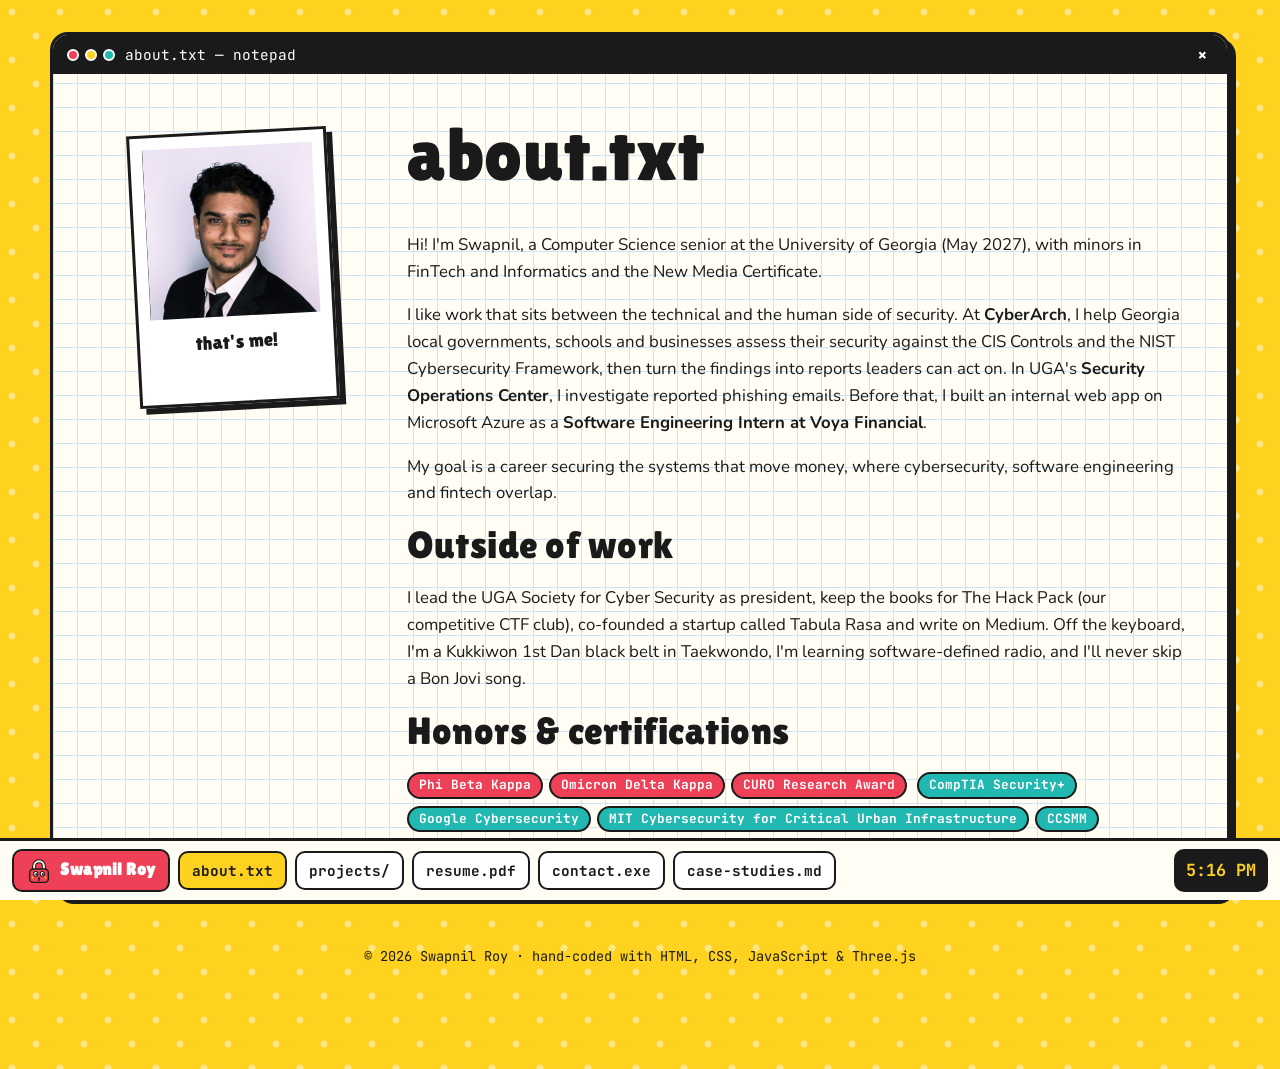
<file: about/index.html>
<!DOCTYPE html>
<html lang="en">
<head>
  <meta charset="utf-8">
  <meta name="viewport" content="width=device-width, initial-scale=1">
  <title>About | Swapnil Roy</title>
  <meta name="description" content="About Swapnil Roy: UGA Computer Science senior, cybersecurity risk analyst intern and president of the UGA Society for Cyber Security.">
  <meta property="og:title" content="About | Swapnil Roy">
  <meta property="og:description" content="About Swapnil Roy: UGA Computer Science senior, cybersecurity risk analyst intern and president of the UGA Society for Cyber Security.">
  <meta property="og:image" content="/assets/img/swapnil-roy.jpg">
  <link rel="icon" href="/assets/img/logo.svg" type="image/svg+xml">
  <link rel="preconnect" href="https://fonts.googleapis.com">
  <link rel="preconnect" href="https://fonts.gstatic.com" crossorigin>
  <link href="https://fonts.googleapis.com/css2?family=JetBrains+Mono:wght@400;700&family=Lilita+One&family=Nunito:wght@400;700;800&display=swap" rel="stylesheet">
  <link rel="stylesheet" href="https://cdnjs.cloudflare.com/ajax/libs/font-awesome/6.5.1/css/all.min.css">
  <link rel="stylesheet" href="/assets/css/style.css">
</head>
<body>
  <a class="skip-link" href="#main">Skip to content</a>
  <main id="main" class="wrap">
<section class="paper window ">
      <div class="window__bar"><span class="window__dots" aria-hidden="true"><span></span><span></span><span></span></span><span class="window__title">about.txt — notepad</span><a class="window__close" href="/" aria-label="Close and go home">✕</a></div>
      <div class="window__body">
        <div class="about-grid">
          <figure class="polaroid"><img src="/assets/img/swapnil-roy.jpg" alt="Headshot of Swapnil Roy" width="640" height="640"><figcaption>that's me!</figcaption></figure>
          <div>
            <h1>about.txt</h1>
            <p>Hi! I'm Swapnil, a Computer Science senior at the University of Georgia (May 2027), with minors in FinTech and Informatics and the New Media Certificate.</p>
            <p>I like work that sits between the technical and the human side of security. At <strong>CyberArch</strong>, I help Georgia local governments, schools and businesses assess their security against the CIS Controls and the NIST Cybersecurity Framework, then turn the findings into reports leaders can act on. In UGA's <strong>Security Operations Center</strong>, I investigate reported phishing emails. Before that, I built an internal web app on Microsoft Azure as a <strong>Software Engineering Intern at Voya Financial</strong>.</p>
            <p>My goal is a career securing the systems that move money, where cybersecurity, software engineering and fintech overlap.</p>
            <h2>Outside of work</h2>
            <p>I lead the UGA Society for Cyber Security as president, keep the books for The Hack Pack (our competitive CTF club), co-founded a startup called Tabula Rasa and write on Medium. Off the keyboard, I'm a Kukkiwon 1st Dan black belt in Taekwondo, I'm learning software-defined radio, and I'll never skip a Bon Jovi song.</p>
            <h2>Honors &amp; certifications</h2>
            <p>
              <span class="chip chip--red">Phi Beta Kappa</span><span class="chip chip--red">Omicron Delta Kappa</span><span class="chip chip--red">CURO Research Award</span>
              <span class="chip chip--teal">CompTIA Security+</span><span class="chip chip--teal">Google Cybersecurity</span><span class="chip chip--teal">MIT Cybersecurity for Critical Urban Infrastructure</span><span class="chip chip--teal">CCSMM</span>
            </p>
          </div>
        </div>
      </div>
    </section>
    <footer class="site-foot">
      <p>&copy; <span id="year">2026</span> Swapnil Roy &middot; hand-coded with HTML, CSS, JavaScript &amp; Three.js</p>
    </footer>
  </main>

  <nav class="taskbar" aria-label="Main">
    <a class="start" href="/"><img src="/assets/img/logo.svg" alt="">Swapnil Roy</a>
    <a href="/about/" aria-current="page">about.txt</a> <a href="/projects/">projects/</a> <a href="/resume/">resume.pdf</a> <a href="/contact/">contact.exe</a> <a href="https://medium.com/@sr42946/list/new-media-case-study-collection-0e82a201ecae" target="_blank" rel="noopener">case-studies.md</a>
    <span class="clock" id="clock" aria-hidden="true"></span>
  </nav>
  <script src="/assets/js/main.js"></script>
</body>
</html>
</file>
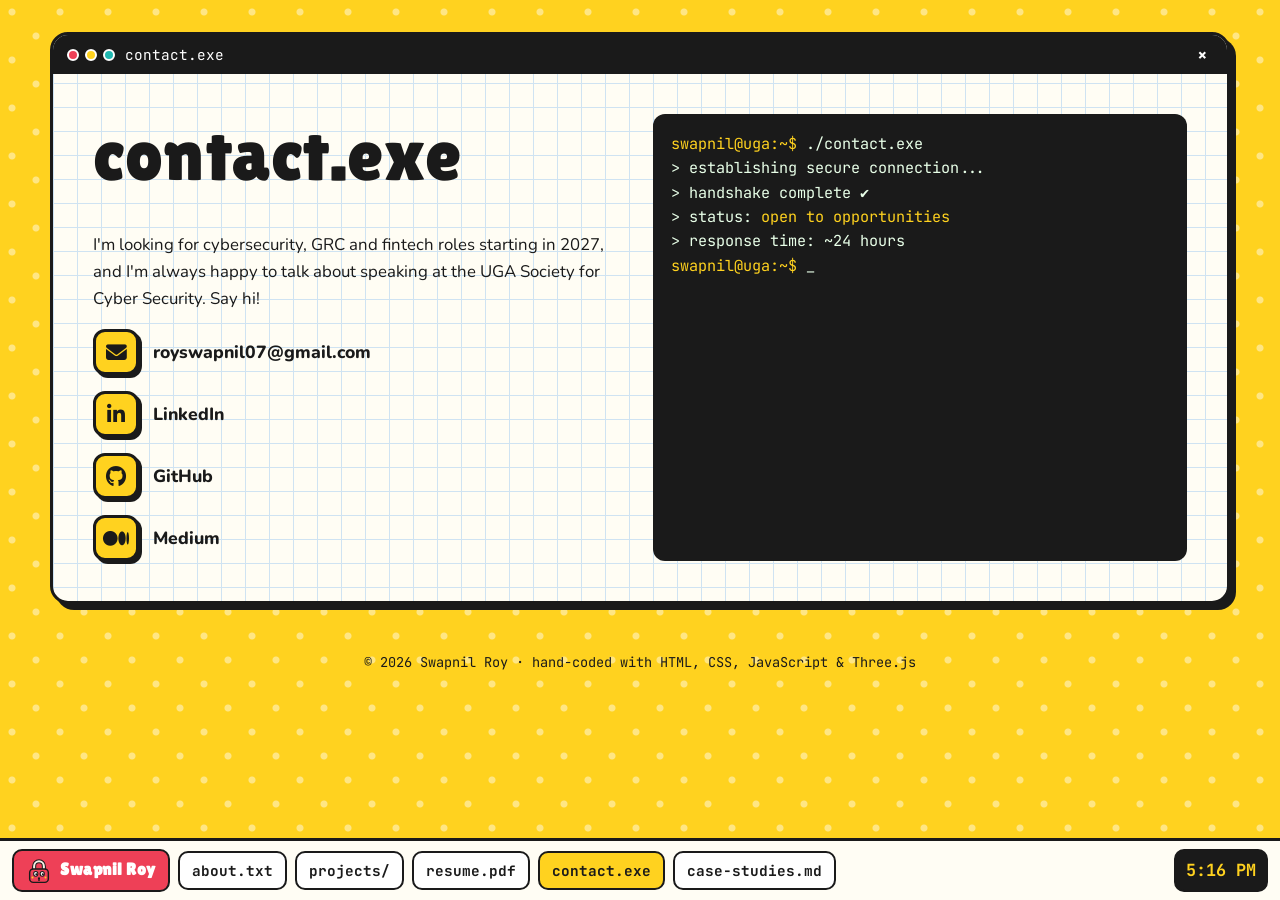
<file: contact/index.html>
<!DOCTYPE html>
<html lang="en">
<head>
  <meta charset="utf-8">
  <meta name="viewport" content="width=device-width, initial-scale=1">
  <title>Contact | Swapnil Roy</title>
  <meta name="description" content="Contact Swapnil Roy by email, LinkedIn, GitHub or Medium.">
  <meta property="og:title" content="Contact | Swapnil Roy">
  <meta property="og:description" content="Contact Swapnil Roy by email, LinkedIn, GitHub or Medium.">
  <meta property="og:image" content="/assets/img/swapnil-roy.jpg">
  <link rel="icon" href="/assets/img/logo.svg" type="image/svg+xml">
  <link rel="preconnect" href="https://fonts.googleapis.com">
  <link rel="preconnect" href="https://fonts.gstatic.com" crossorigin>
  <link href="https://fonts.googleapis.com/css2?family=JetBrains+Mono:wght@400;700&family=Lilita+One&family=Nunito:wght@400;700;800&display=swap" rel="stylesheet">
  <link rel="stylesheet" href="https://cdnjs.cloudflare.com/ajax/libs/font-awesome/6.5.1/css/all.min.css">
  <link rel="stylesheet" href="/assets/css/style.css">
</head>
<body>
  <a class="skip-link" href="#main">Skip to content</a>
  <main id="main" class="wrap">
<section class="paper window ">
      <div class="window__bar"><span class="window__dots" aria-hidden="true"><span></span><span></span><span></span></span><span class="window__title">contact.exe</span><a class="window__close" href="/" aria-label="Close and go home">✕</a></div>
      <div class="window__body">
        <div class="grid-2">
          <div>
            <h1>contact.exe</h1>
            <p>I'm looking for cybersecurity, GRC and fintech roles starting in 2027, and I'm always happy to talk about speaking at the UGA Society for Cyber Security. Say hi!</p>
            <ul class="contact-list">
              <li><a href="mailto:royswapnil07@gmail.com"><i class="fa-solid fa-envelope" aria-hidden="true"></i>royswapnil07@gmail.com</a></li>
              <li><a href="https://www.linkedin.com/in/swapnil-roy" target="_blank" rel="noopener"><i class="fa-brands fa-linkedin-in" aria-hidden="true"></i>LinkedIn</a></li>
              <li><a href="https://github.com/thespcrewroy" target="_blank" rel="noopener"><i class="fa-brands fa-github" aria-hidden="true"></i>GitHub</a></li>
              <li><a href="https://medium.com/@sr42946" target="_blank" rel="noopener"><i class="fa-brands fa-medium" aria-hidden="true"></i>Medium</a></li>
            </ul>
          </div>
          <div class="terminal" aria-hidden="true">
            <span class="prompt">swapnil@uga:~$</span> ./contact.exe<br>
            &gt; establishing secure connection...<br>
            &gt; handshake complete ✔<br>
            &gt; status: <span class="prompt">open to opportunities</span><br>
            &gt; response time: ~24 hours<br>
            <span class="prompt">swapnil@uga:~$</span> _
          </div>
        </div>
      </div>
    </section>
    <footer class="site-foot">
      <p>&copy; <span id="year">2026</span> Swapnil Roy &middot; hand-coded with HTML, CSS, JavaScript &amp; Three.js</p>
    </footer>
  </main>

  <nav class="taskbar" aria-label="Main">
    <a class="start" href="/"><img src="/assets/img/logo.svg" alt="">Swapnil Roy</a>
    <a href="/about/">about.txt</a> <a href="/projects/">projects/</a> <a href="/resume/">resume.pdf</a> <a href="/contact/" aria-current="page">contact.exe</a> <a href="https://medium.com/@sr42946/list/new-media-case-study-collection-0e82a201ecae" target="_blank" rel="noopener">case-studies.md</a>
    <span class="clock" id="clock" aria-hidden="true"></span>
  </nav>
  <script src="/assets/js/main.js"></script>
</body>
</html>
</file>
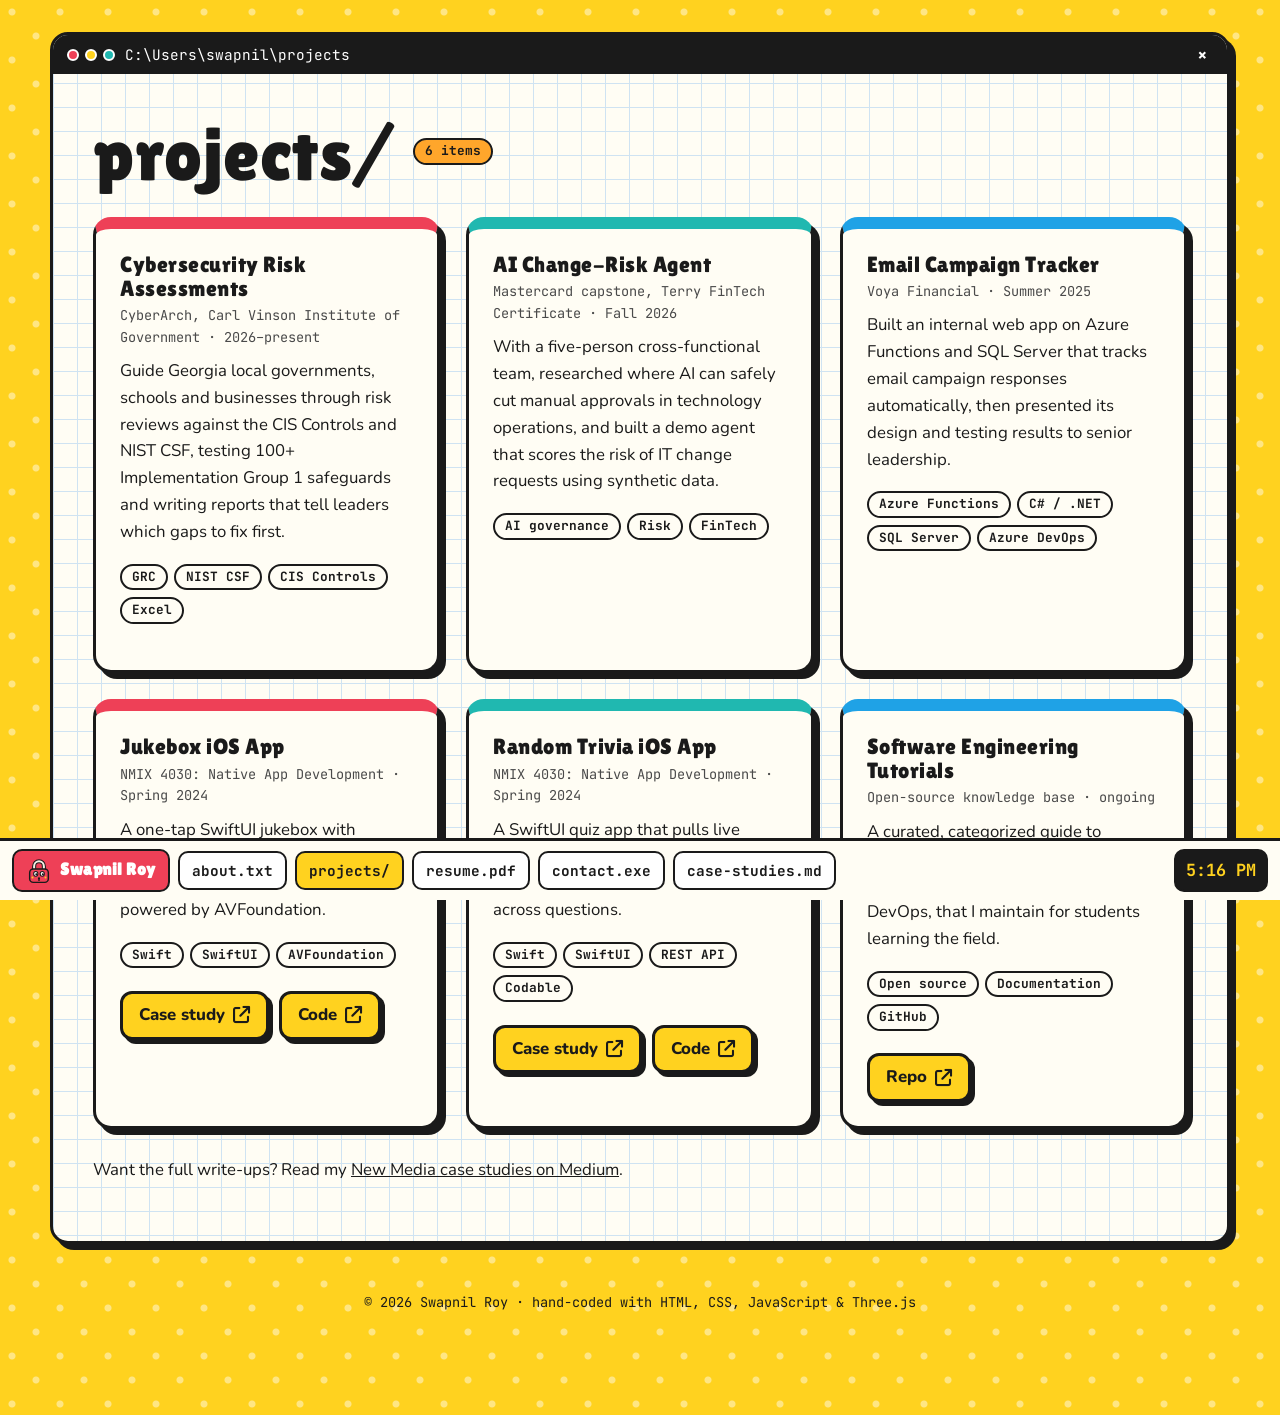
<file: projects/index.html>
<!DOCTYPE html>
<html lang="en">
<head>
  <meta charset="utf-8">
  <meta name="viewport" content="width=device-width, initial-scale=1">
  <title>Projects | Swapnil Roy</title>
  <meta name="description" content="Featured projects by Swapnil Roy: cybersecurity risk assessments, an AI change-risk agent, an Azure web app and SwiftUI iOS apps.">
  <meta property="og:title" content="Projects | Swapnil Roy">
  <meta property="og:description" content="Featured projects by Swapnil Roy: cybersecurity risk assessments, an AI change-risk agent, an Azure web app and SwiftUI iOS apps.">
  <meta property="og:image" content="/assets/img/swapnil-roy.jpg">
  <link rel="icon" href="/assets/img/logo.svg" type="image/svg+xml">
  <link rel="preconnect" href="https://fonts.googleapis.com">
  <link rel="preconnect" href="https://fonts.gstatic.com" crossorigin>
  <link href="https://fonts.googleapis.com/css2?family=JetBrains+Mono:wght@400;700&family=Lilita+One&family=Nunito:wght@400;700;800&display=swap" rel="stylesheet">
  <link rel="stylesheet" href="https://cdnjs.cloudflare.com/ajax/libs/font-awesome/6.5.1/css/all.min.css">
  <link rel="stylesheet" href="/assets/css/style.css">
</head>
<body>
  <a class="skip-link" href="#main">Skip to content</a>
  <main id="main" class="wrap">
<section class="paper window ">
      <div class="window__bar"><span class="window__dots" aria-hidden="true"><span></span><span></span><span></span></span><span class="window__title">C:\Users\swapnil\projects</span><a class="window__close" href="/" aria-label="Close and go home">✕</a></div>
      <div class="window__body">
        <div class="page-head"><h1>projects/</h1><span class="chip chip--orange">6 items</span></div>
        <div class="grid-3">
          <article class="card">
            <h3>Cybersecurity Risk Assessments</h3>
            <p class="meta">CyberArch, Carl Vinson Institute of Government &middot; 2026–present</p>
            <p>Guide Georgia local governments, schools and businesses through risk reviews against the CIS Controls and NIST CSF, testing 100+ Implementation Group 1 safeguards and writing reports that tell leaders which gaps to fix first.</p>
            <p><span class="chip">GRC</span><span class="chip">NIST CSF</span><span class="chip">CIS Controls</span><span class="chip">Excel</span></p>
            
          </article>
          <article class="card">
            <h3>AI Change-Risk Agent</h3>
            <p class="meta">Mastercard capstone, Terry FinTech Certificate &middot; Fall 2026</p>
            <p>With a five-person cross-functional team, researched where AI can safely cut manual approvals in technology operations, and built a demo agent that scores the risk of IT change requests using synthetic data.</p>
            <p><span class="chip">AI governance</span><span class="chip">Risk</span><span class="chip">FinTech</span></p>
            
          </article>
          <article class="card">
            <h3>Email Campaign Tracker</h3>
            <p class="meta">Voya Financial &middot; Summer 2025</p>
            <p>Built an internal web app on Azure Functions and SQL Server that tracks email campaign responses automatically, then presented its design and testing results to senior leadership.</p>
            <p><span class="chip">Azure Functions</span><span class="chip">C# / .NET</span><span class="chip">SQL Server</span><span class="chip">Azure DevOps</span></p>
            
          </article>
          <article class="card">
            <h3>Jukebox iOS App</h3>
            <p class="meta">NMIX 4030: Native App Development &middot; Spring 2024</p>
            <p>A one-tap SwiftUI jukebox with reusable song cards, play/pause controls and a live progress slider powered by AVFoundation.</p>
            <p><span class="chip">Swift</span><span class="chip">SwiftUI</span><span class="chip">AVFoundation</span></p>
            <div class="links"><a class="btn" href="https://medium.com/@sr42946/list/new-media-case-study-collection-0e82a201ecae" target="_blank" rel="noopener">Case study <i class="fa-solid fa-arrow-up-right-from-square" aria-hidden="true"></i></a><a class="btn" href="https://github.com/thespcrewroy/NMIX4030-NativeAppDev/tree/main/Projects/03.%20Jukebox" target="_blank" rel="noopener">Code <i class="fa-solid fa-arrow-up-right-from-square" aria-hidden="true"></i></a></div>
          </article>
          <article class="card">
            <h3>Random Trivia iOS App</h3>
            <p class="meta">NMIX 4030: Native App Development &middot; Spring 2024</p>
            <p>A SwiftUI quiz app that pulls live questions from a public API, decodes JSON with Codable and keeps score across questions.</p>
            <p><span class="chip">Swift</span><span class="chip">SwiftUI</span><span class="chip">REST API</span><span class="chip">Codable</span></p>
            <div class="links"><a class="btn" href="https://medium.com/@sr42946/list/new-media-case-study-collection-0e82a201ecae" target="_blank" rel="noopener">Case study <i class="fa-solid fa-arrow-up-right-from-square" aria-hidden="true"></i></a><a class="btn" href="https://github.com/thespcrewroy/NMIX4030-NativeAppDev/tree/main/Projects/02.%20RandomtTrivia" target="_blank" rel="noopener">Code <i class="fa-solid fa-arrow-up-right-from-square" aria-hidden="true"></i></a></div>
          </article>
          <article class="card">
            <h3>Software Engineering Tutorials</h3>
            <p class="meta">Open-source knowledge base &middot; ongoing</p>
            <p>A curated, categorized guide to hundreds of software engineering tools, from frontend frameworks to DevOps, that I maintain for students learning the field.</p>
            <p><span class="chip">Open source</span><span class="chip">Documentation</span><span class="chip">GitHub</span></p>
            <div class="links"><a class="btn" href="https://github.com/thespcrewroy/SoftwareEngineeringTutorials" target="_blank" rel="noopener">Repo <i class="fa-solid fa-arrow-up-right-from-square" aria-hidden="true"></i></a></div>
          </article>
        </div>
        <p style="margin-top:28px">Want the full write-ups? Read my <a href="https://medium.com/@sr42946/list/new-media-case-study-collection-0e82a201ecae" target="_blank" rel="noopener">New Media case studies on Medium</a>.</p>
      </div>
    </section>
    <footer class="site-foot">
      <p>&copy; <span id="year">2026</span> Swapnil Roy &middot; hand-coded with HTML, CSS, JavaScript &amp; Three.js</p>
    </footer>
  </main>

  <nav class="taskbar" aria-label="Main">
    <a class="start" href="/"><img src="/assets/img/logo.svg" alt="">Swapnil Roy</a>
    <a href="/about/">about.txt</a> <a href="/projects/" aria-current="page">projects/</a> <a href="/resume/">resume.pdf</a> <a href="/contact/">contact.exe</a> <a href="https://medium.com/@sr42946/list/new-media-case-study-collection-0e82a201ecae" target="_blank" rel="noopener">case-studies.md</a>
    <span class="clock" id="clock" aria-hidden="true"></span>
  </nav>
  <script src="/assets/js/main.js"></script>
</body>
</html>
</file>
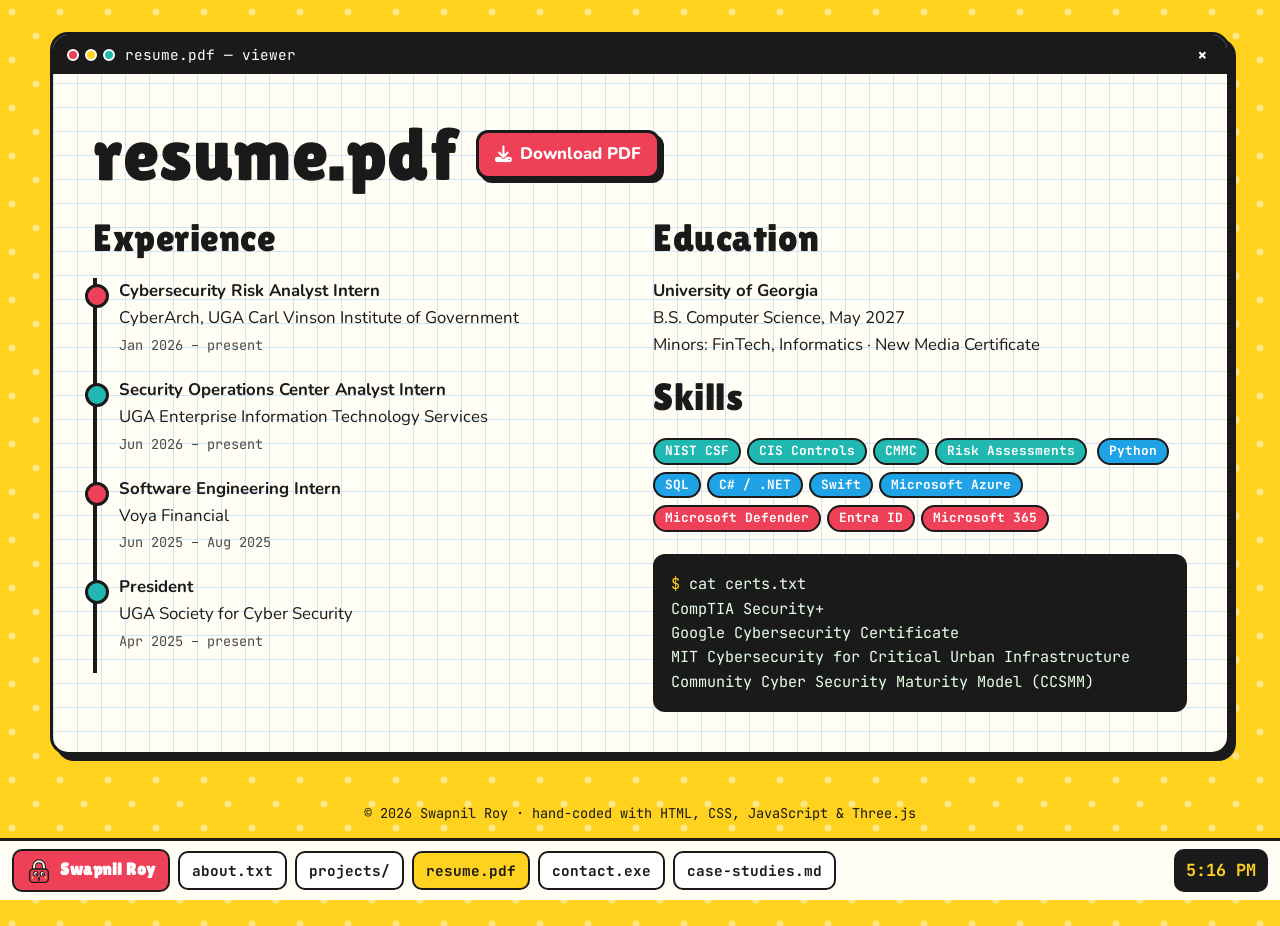
<file: resume/index.html>
<!DOCTYPE html>
<html lang="en">
<head>
  <meta charset="utf-8">
  <meta name="viewport" content="width=device-width, initial-scale=1">
  <title>Resume | Swapnil Roy</title>
  <meta name="description" content="Resume of Swapnil Roy: cybersecurity, GRC and software engineering experience at CyberArch, UGA EITS and Voya Financial.">
  <meta property="og:title" content="Resume | Swapnil Roy">
  <meta property="og:description" content="Resume of Swapnil Roy: cybersecurity, GRC and software engineering experience at CyberArch, UGA EITS and Voya Financial.">
  <meta property="og:image" content="/assets/img/swapnil-roy.jpg">
  <link rel="icon" href="/assets/img/logo.svg" type="image/svg+xml">
  <link rel="preconnect" href="https://fonts.googleapis.com">
  <link rel="preconnect" href="https://fonts.gstatic.com" crossorigin>
  <link href="https://fonts.googleapis.com/css2?family=JetBrains+Mono:wght@400;700&family=Lilita+One&family=Nunito:wght@400;700;800&display=swap" rel="stylesheet">
  <link rel="stylesheet" href="https://cdnjs.cloudflare.com/ajax/libs/font-awesome/6.5.1/css/all.min.css">
  <link rel="stylesheet" href="/assets/css/style.css">
</head>
<body>
  <a class="skip-link" href="#main">Skip to content</a>
  <main id="main" class="wrap">
<section class="paper window ">
      <div class="window__bar"><span class="window__dots" aria-hidden="true"><span></span><span></span><span></span></span><span class="window__title">resume.pdf — viewer</span><a class="window__close" href="/" aria-label="Close and go home">✕</a></div>
      <div class="window__body">
        <div class="page-head"><h1>resume.pdf</h1>
          <a class="btn btn--red" href="/assets/Swapnil-Roy-Resume.pdf" download><i class="fa-solid fa-download" aria-hidden="true"></i> Download PDF</a>
        </div>
        <div class="grid-2">
          <div>
            <h2>Experience</h2>
            <ol class="timeline">
              <li><strong>Cybersecurity Risk Analyst Intern</strong> CyberArch, UGA Carl Vinson Institute of Government<br><span>Jan 2026 – present</span></li>
              <li><strong>Security Operations Center Analyst Intern</strong> UGA Enterprise Information Technology Services<br><span>Jun 2026 – present</span></li>
              <li><strong>Software Engineering Intern</strong> Voya Financial<br><span>Jun 2025 – Aug 2025</span></li>
              <li><strong>President</strong> UGA Society for Cyber Security<br><span>Apr 2025 – present</span></li>
            </ol>
          </div>
          <div>
            <h2>Education</h2>
            <p><strong>University of Georgia</strong><br>B.S. Computer Science, May 2027<br>Minors: FinTech, Informatics &middot; New Media Certificate</p>
            <h2>Skills</h2>
            <p>
              <span class="chip chip--teal">NIST CSF</span><span class="chip chip--teal">CIS Controls</span><span class="chip chip--teal">CMMC</span><span class="chip chip--teal">Risk Assessments</span>
              <span class="chip chip--blue">Python</span><span class="chip chip--blue">SQL</span><span class="chip chip--blue">C# / .NET</span><span class="chip chip--blue">Swift</span><span class="chip chip--blue">Microsoft Azure</span>
              <span class="chip chip--red">Microsoft Defender</span><span class="chip chip--red">Entra ID</span><span class="chip chip--red">Microsoft 365</span>
            </p>
            <div class="terminal" aria-label="Certifications"><span class="prompt">$</span> cat certs.txt<br>CompTIA Security+<br>Google Cybersecurity Certificate<br>MIT Cybersecurity for Critical Urban Infrastructure<br>Community Cyber Security Maturity Model (CCSMM)</div>
          </div>
        </div>
      </div>
    </section>
    <footer class="site-foot">
      <p>&copy; <span id="year">2026</span> Swapnil Roy &middot; hand-coded with HTML, CSS, JavaScript &amp; Three.js</p>
    </footer>
  </main>

  <nav class="taskbar" aria-label="Main">
    <a class="start" href="/"><img src="/assets/img/logo.svg" alt="">Swapnil Roy</a>
    <a href="/about/">about.txt</a> <a href="/projects/">projects/</a> <a href="/resume/" aria-current="page">resume.pdf</a> <a href="/contact/">contact.exe</a> <a href="https://medium.com/@sr42946/list/new-media-case-study-collection-0e82a201ecae" target="_blank" rel="noopener">case-studies.md</a>
    <span class="clock" id="clock" aria-hidden="true"></span>
  </nav>
  <script src="/assets/js/main.js"></script>
</body>
</html>
</file>
<file: assets/css/style.css>
/* ==========================================================
   Swapnil Roy — portfolio
   Look: cut-paper stickers + retro desktop, on a bright yellow
   ========================================================== */

:root {
  --yellow: #ffd21f;      /* main background */
  --yellow-deep: #f5b800;
  --red: #ee4057;         /* accent 1 */
  --orange: #ffa62b;
  --teal: #20b8b0;        /* accent 2 */
  --blue: #1fa2e6;
  --paper: #fffdf4;       /* cards */
  --grid: #cfe3f2;        /* graph-paper lines */
  --ink: #1a1a1a;         /* outlines + text */
  --muted: #4a4a4a;
  --radius: 18px;
  --line: 3px solid var(--ink);
  --shadow: 6px 6px 0 var(--ink);
  --font-display: "Lilita One", "Arial Rounded MT Bold", sans-serif;
  --font-body: "Nunito", system-ui, sans-serif;
  --font-mono: "JetBrains Mono", ui-monospace, monospace;
}

* { box-sizing: border-box; }
html { scroll-behavior: smooth; }
@media (prefers-reduced-motion: reduce) { html { scroll-behavior: auto; } * { animation: none !important; transition: none !important; } }

body {
  margin: 0;
  font-family: var(--font-body);
  font-size: 1.05rem;
  line-height: 1.6;
  color: var(--ink);
  background-color: var(--yellow);
  /* sparkle-diamond pattern */
  background-image:
    radial-gradient(circle at 25% 25%, rgba(255,255,255,.45) 0 3px, transparent 4px),
    radial-gradient(circle at 75% 75%, rgba(255,255,255,.45) 0 3px, transparent 4px);
  background-size: 48px 48px;
  padding-bottom: 88px; /* room for taskbar */
}

a { color: inherit; }
img { max-width: 100%; height: auto; display: block; }
h1, h2, h3 { font-family: var(--font-display); font-weight: 400; line-height: 1.1; margin: 0 0 .5em; letter-spacing: .5px; }
h1 { font-size: clamp(2.6rem, 6vw, 4.6rem); }
h2 { font-size: clamp(1.8rem, 3.5vw, 2.4rem); }
h3 { font-size: 1.35rem; }
p { margin: 0 0 1em; }

.skip-link { position: absolute; left: -999px; top: 8px; background: var(--ink); color: #fff; padding: 8px 14px; border-radius: 8px; z-index: 100; }
.skip-link:focus { left: 8px; }
:focus-visible { outline: 3px dashed var(--ink); outline-offset: 4px; }

.wrap { width: min(1180px, 100% - 32px); margin-inline: auto; padding-top: 32px; }

/* ---------- paper cards & windows ---------- */
.paper {
  background-color: var(--paper);
  background-image:
    linear-gradient(var(--grid) 1px, transparent 1px),
    linear-gradient(90deg, var(--grid) 1px, transparent 1px);
  background-size: 24px 24px;
  border: var(--line);
  border-radius: var(--radius);
  box-shadow: var(--shadow);
}

.window { overflow: hidden; }
.window__bar {
  display: flex; align-items: center; gap: 10px;
  background: var(--ink); color: #fff;
  font-family: var(--font-mono); font-size: .9rem;
  padding: 8px 14px;
}
.window__dots { display: flex; gap: 6px; }
.window__dots span { width: 12px; height: 12px; border-radius: 50%; border: 2px solid #fff; }
.window__dots span:nth-child(1) { background: var(--red); }
.window__dots span:nth-child(2) { background: var(--yellow); }
.window__dots span:nth-child(3) { background: var(--teal); }
.window__title { flex: 1; overflow: hidden; text-overflow: ellipsis; white-space: nowrap; }
.window__close { color: #fff; text-decoration: none; font-weight: 800; padding: 0 6px; border-radius: 6px; }
.window__close:hover { background: var(--red); }
.window__body { padding: clamp(20px, 4vw, 40px); }

/* tape strips for the scrapbook feel */
.tape { position: relative; }
.tape::before {
  content: ""; position: absolute; top: -14px; left: 50%; width: 110px; height: 28px;
  transform: translateX(-50%) rotate(-3deg);
  background: rgba(32,184,176,.55); border: 2px solid rgba(26,26,26,.25);
}

/* ---------- home: hero ---------- */
.hero { display: grid; grid-template-columns: 1.35fr 1fr; gap: 28px; align-items: start; }
.hero__lead { font-style: italic; color: var(--muted); margin-bottom: .4em; }
.name-pill {
  display: inline-block; background: var(--red); color: #fff;
  border: var(--line); border-radius: 999px; box-shadow: var(--shadow);
  padding: .1em .6em .15em; transform: rotate(-1.5deg);
}
.tagline {
  display: inline-block; margin-top: 14px; font-family: var(--font-display); font-size: 1.25rem;
  background: var(--teal); color: #fff; border: var(--line); border-radius: 12px; padding: 4px 14px;
  transform: rotate(1deg);
}
.stage { position: relative; height: 340px; margin-top: 18px; border: 3px dashed rgba(26,26,26,.35); border-radius: 14px; }
.stage canvas { width: 100% !important; height: 100% !important; display: block; cursor: pointer; }
.stage__fallback { position: absolute; inset: 0; display: grid; place-items: center; }
.stage__fallback img { width: 150px; }
.stage.is-3d .stage__fallback { display: none; }
.unlock-btn {
  position: absolute; right: 12px; bottom: 12px;
  font-family: var(--font-mono); font-size: .85rem; font-weight: 700;
  background: var(--paper); border: var(--line); border-radius: 10px; padding: 6px 10px; cursor: pointer;
  box-shadow: 3px 3px 0 var(--ink);
}
.unlock-btn:hover { background: var(--yellow); }

.note { padding: 34px 26px 26px; transform: rotate(1.2deg); }
.note .photo {
  width: 170px; margin: 0 auto 18px; padding: 10px 10px 34px; background: #fff;
  border: var(--line); box-shadow: 4px 4px 0 var(--ink); transform: rotate(-4deg);
}
.note .photo img { aspect-ratio: 1; object-fit: cover; }
.facts { list-style: none; padding: 0; margin: 0 0 1em; }
.facts li { padding-left: 1.6em; position: relative; margin-bottom: .3em; }
.facts li::before { content: "▸"; position: absolute; left: 0; color: var(--red); font-weight: 900; }

/* ---------- desktop icons ---------- */
.desktop { margin-top: 44px; }
.desktop__hint { font-family: var(--font-mono); font-size: .95rem; margin-bottom: 14px; }
.icons { display: grid; grid-template-columns: repeat(auto-fit, minmax(130px, 1fr)); gap: 22px; }
.icon {
  display: flex; flex-direction: column; align-items: center; gap: 10px; text-decoration: none;
  padding: 16px 8px; border-radius: 16px; transition: transform .15s ease, background .15s ease;
}
.icon svg, .sticker svg {
  width: 84px; height: 84px;
  filter: drop-shadow(3px 0 0 #fff) drop-shadow(-3px 0 0 #fff) drop-shadow(0 3px 0 #fff) drop-shadow(0 -3px 0 #fff) drop-shadow(4px 5px 0 rgba(26,26,26,.85));
}
.icon span {
  font-family: var(--font-mono); font-weight: 700; font-size: .95rem;
  background: var(--paper); border: 2px solid var(--ink); border-radius: 8px; padding: 2px 8px;
}
.icon:hover, .icon:focus-visible { transform: translateY(-4px) rotate(-2deg); background: rgba(255,255,255,.35); }

.stickers { display: flex; flex-wrap: wrap; justify-content: center; gap: 28px; margin: 48px 0 8px; }
.sticker { display: flex; flex-direction: column; align-items: center; gap: 6px; font-family: var(--font-mono); font-size: .85rem; text-align: center; max-width: 140px; }
.sticker:nth-child(odd) svg { transform: rotate(-6deg); }
.sticker:nth-child(even) svg { transform: rotate(5deg); }

/* ---------- inner pages ---------- */
.page-head { display: flex; align-items: center; gap: 18px; margin-bottom: 22px; flex-wrap: wrap; }
.page-head h1 { margin: 0; }
.chip {
  display: inline-block; font-family: var(--font-mono); font-size: .8rem; font-weight: 700;
  background: var(--paper); border: 2px solid var(--ink); border-radius: 999px; padding: 1px 10px; margin: 0 6px 6px 0;
}
.chip--red { background: var(--red); color: #fff; }
.chip--teal { background: var(--teal); color: #fff; }
.chip--blue { background: var(--blue); color: #fff; }
.chip--orange { background: var(--orange); }

.grid-2 { display: grid; grid-template-columns: repeat(2, 1fr); gap: 26px; }
.grid-3 { display: grid; grid-template-columns: repeat(3, 1fr); gap: 26px; }

.card { padding: 24px; background: var(--paper); border: var(--line); border-radius: var(--radius); box-shadow: var(--shadow); }
.card h3 { margin-bottom: .2em; }
.card .meta { font-family: var(--font-mono); font-size: .85rem; color: var(--muted); margin-bottom: .7em; }
.card:nth-child(3n+1) { border-top: 12px solid var(--red); }
.card:nth-child(3n+2) { border-top: 12px solid var(--teal); }
.card:nth-child(3n+3) { border-top: 12px solid var(--blue); }

.links { display: flex; flex-wrap: wrap; gap: 10px; margin-top: 10px; }
.btn {
  display: inline-flex; align-items: center; gap: 8px; text-decoration: none; font-weight: 800;
  background: var(--yellow); border: var(--line); border-radius: 12px; padding: 8px 16px;
  box-shadow: 4px 4px 0 var(--ink); transition: transform .1s ease, box-shadow .1s ease;
}
.btn:hover { transform: translate(2px, 2px); box-shadow: 2px 2px 0 var(--ink); }
.btn--red { background: var(--red); color: #fff; }
.btn--teal { background: var(--teal); color: #fff; }

.about-grid { display: grid; grid-template-columns: 280px 1fr; gap: 34px; align-items: start; }
.polaroid { background: #fff; padding: 12px 12px 44px; border: var(--line); box-shadow: var(--shadow); transform: rotate(-3deg); }
.polaroid figcaption { font-family: var(--font-display); text-align: center; margin-top: 10px; font-size: 1.2rem; }

.timeline { list-style: none; padding: 0; margin: 0; border-left: 4px solid var(--ink); }
.timeline li { position: relative; padding: 0 0 18px 22px; }
.timeline li::before { content: ""; position: absolute; left: -12px; top: 6px; width: 18px; height: 18px; border-radius: 50%; background: var(--red); border: 3px solid var(--ink); }
.timeline li:nth-child(even)::before { background: var(--teal); }
.timeline strong { display: block; }
.timeline span { font-family: var(--font-mono); font-size: .85rem; color: var(--muted); }

.contact-list { list-style: none; padding: 0; margin: 0; display: grid; gap: 16px; }
.contact-list a { display: flex; align-items: center; gap: 14px; text-decoration: none; font-weight: 800; font-size: 1.1rem; }
.contact-list i { width: 46px; height: 46px; display: grid; place-items: center; font-size: 1.3rem; border: var(--line); border-radius: 12px; background: var(--yellow); box-shadow: 3px 3px 0 var(--ink); }
.contact-list a:hover i { background: var(--red); color: #fff; }

.terminal { background: var(--ink); color: #e8ffe8; font-family: var(--font-mono); border-radius: 12px; padding: 18px; font-size: .95rem; overflow-x: auto; }
.terminal .prompt { color: var(--yellow); }

/* ---------- taskbar ---------- */
.taskbar {
  position: fixed; left: 0; right: 0; bottom: 0; z-index: 50;
  display: flex; align-items: center; gap: 8px;
  background: var(--paper); border-top: var(--line); padding: 8px 12px;
  overflow-x: auto;
}
.taskbar a {
  display: inline-flex; align-items: center; gap: 8px; white-space: nowrap; text-decoration: none;
  font-family: var(--font-mono); font-weight: 700; font-size: .9rem;
  border: 2px solid var(--ink); border-radius: 10px; padding: 6px 12px; background: #fff;
}
.taskbar a:hover, .taskbar a[aria-current="page"] { background: var(--yellow); }
.taskbar .start { background: var(--red); color: #fff; font-family: var(--font-display); font-size: 1.05rem; letter-spacing: .5px; }
.taskbar .start img { width: 26px; height: 26px; }
.taskbar .clock { margin-left: auto; font-family: var(--font-mono); font-weight: 700; padding: 6px 10px; border: 2px solid var(--ink); border-radius: 10px; background: var(--ink); color: var(--yellow); white-space: nowrap; }

footer.site-foot { text-align: center; font-family: var(--font-mono); font-size: .85rem; margin: 48px 0 12px; }

/* ---------- responsive ---------- */
@media (max-width: 900px) {
  .hero, .about-grid, .grid-2, .grid-3 { grid-template-columns: 1fr; }
  .note { transform: none; }
  .about-grid .polaroid { max-width: 260px; margin: 0 auto; }
  .stage { height: 280px; }
}
@media (max-width: 520px) {
  .taskbar .clock { display: none; }
  .icon svg, .sticker svg { width: 68px; height: 68px; }
  .icon span { font-size: .8rem; white-space: nowrap; }
}
</file>
